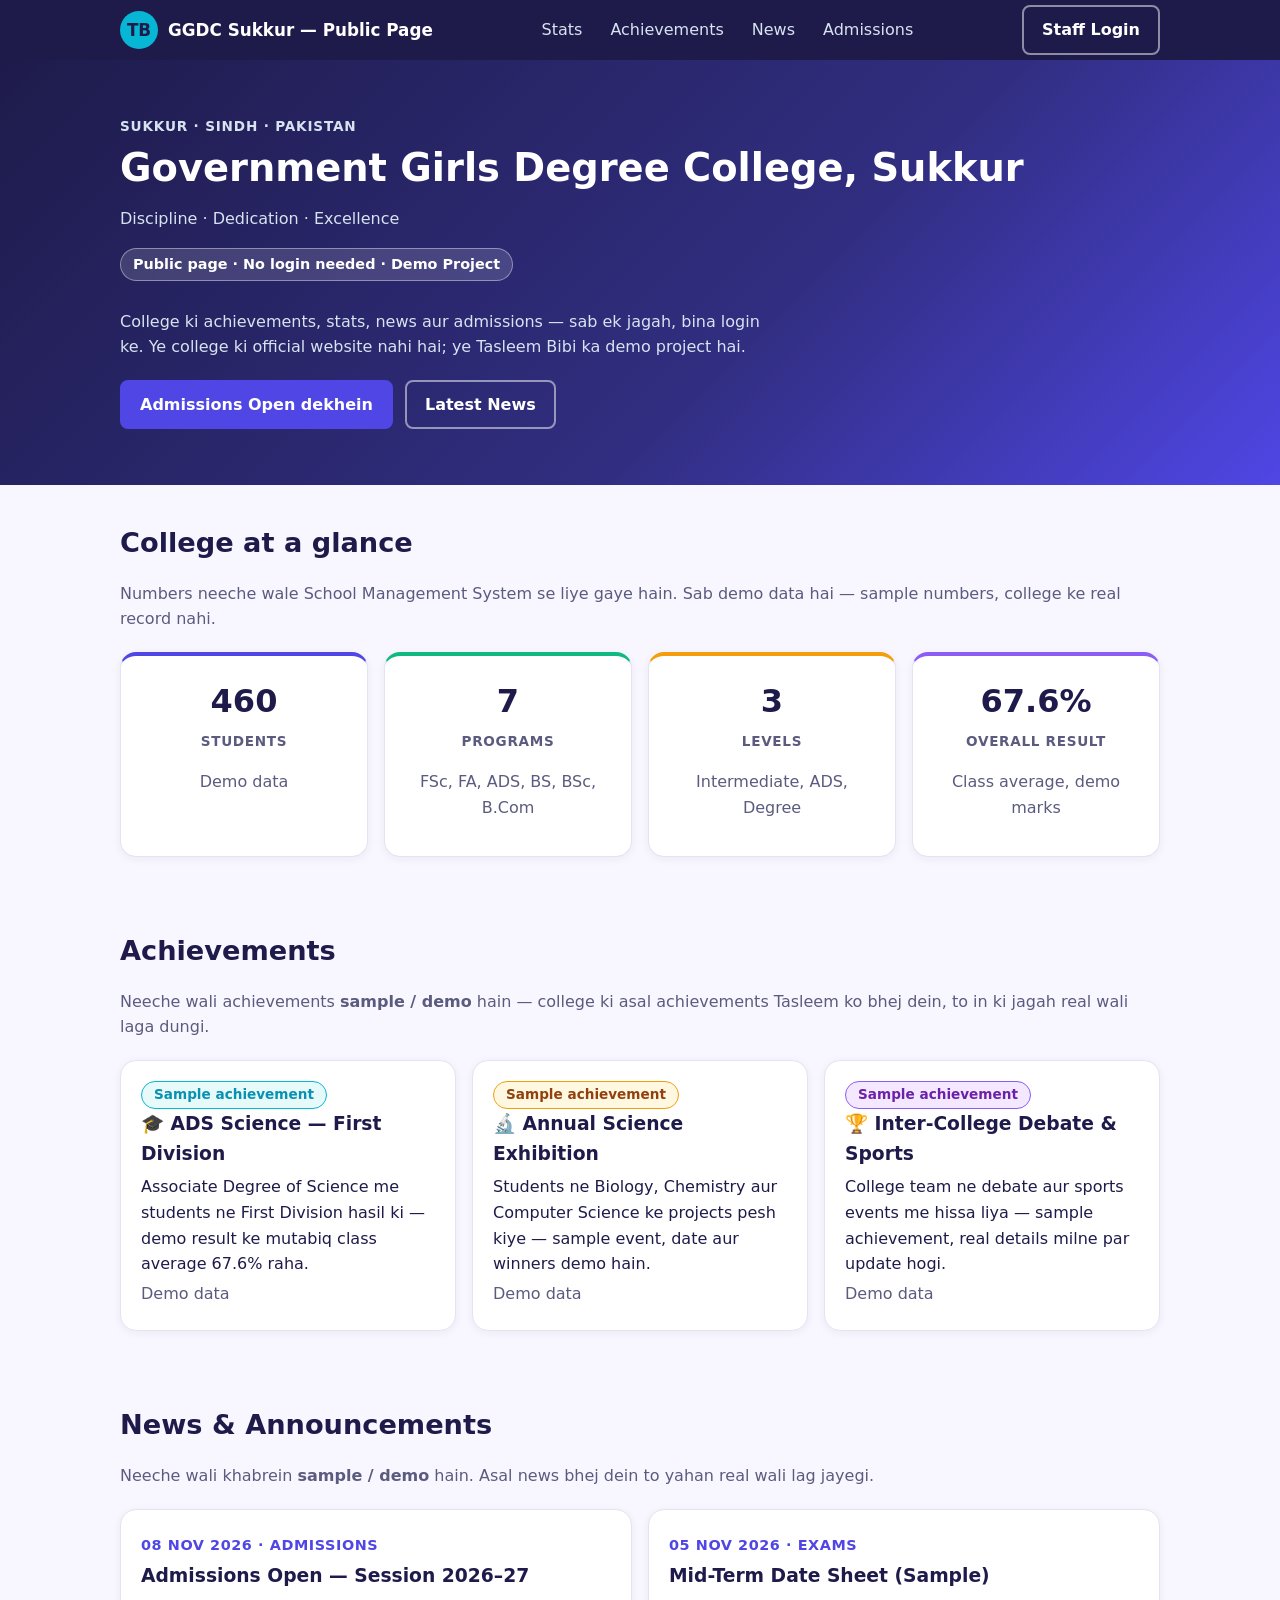
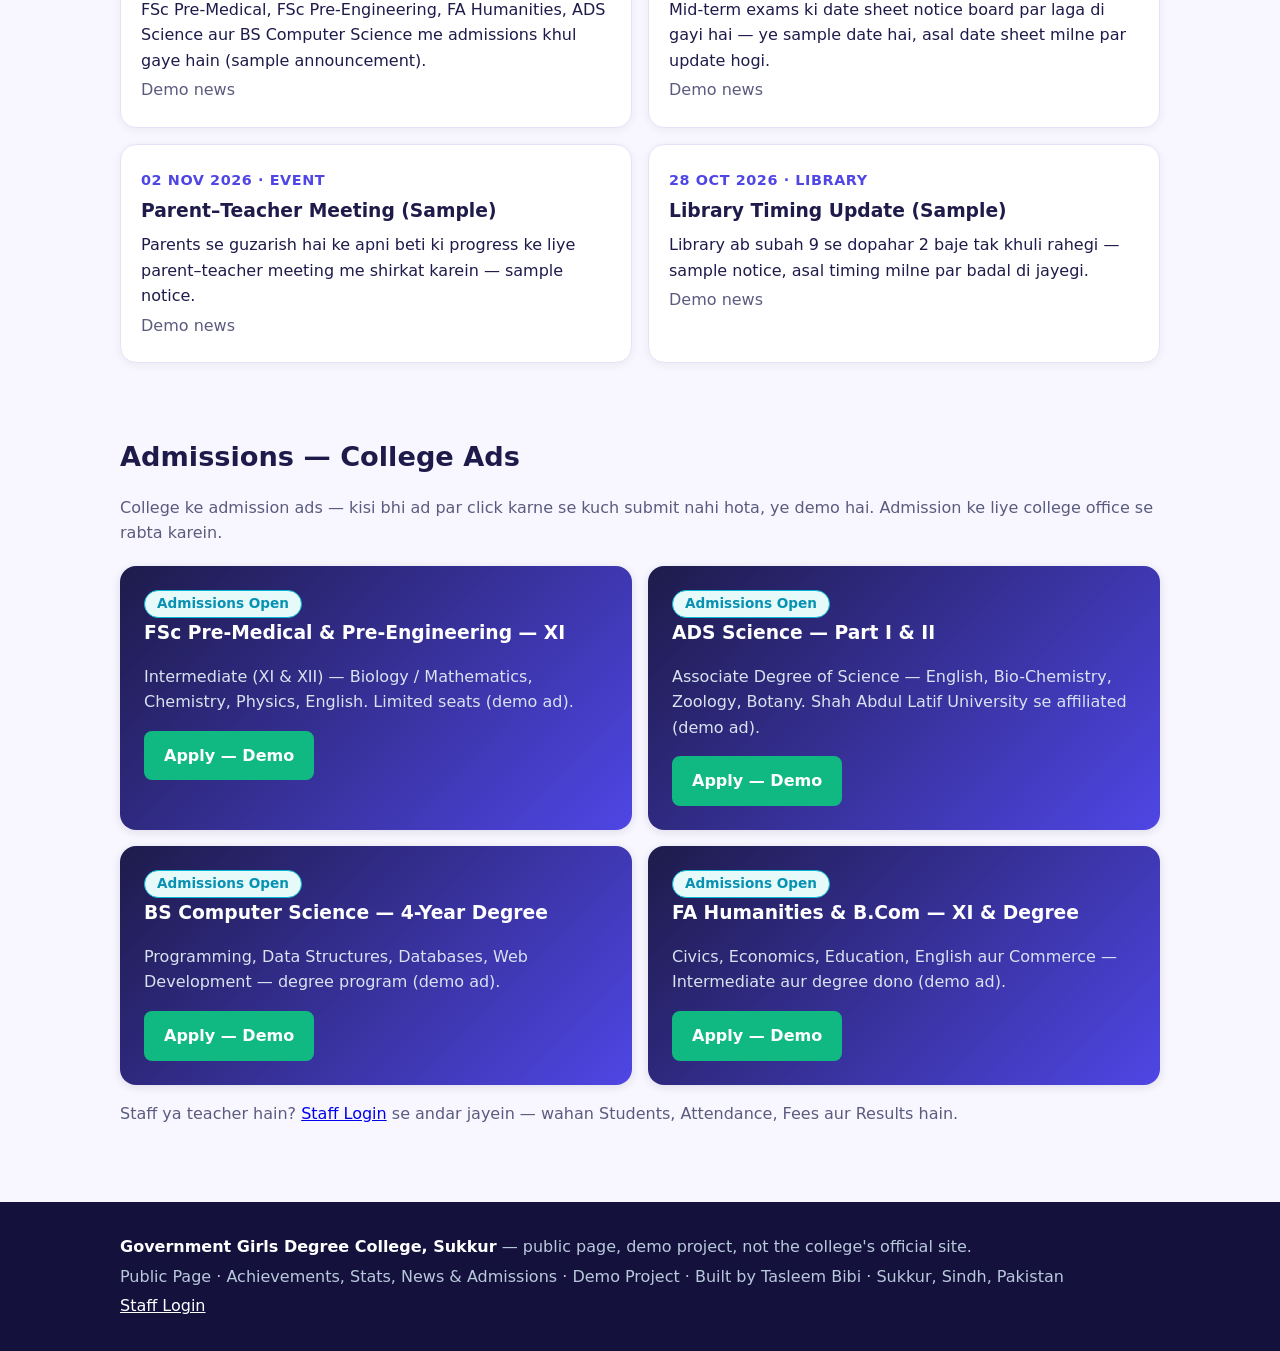
<file: public.html>
<!DOCTYPE html>
<html lang="en">
<head>
  <meta charset="UTF-8">
  <meta name="viewport" content="width=device-width, initial-scale=1.0">
  <meta name="description" content="Government Girls Degree College, Sukkur — achievements, stats, news and admissions. Public page, no login needed. Demo project built by Tasleem Bibi.">
  <title>Government Girls Degree College, Sukkur — Achievements, News &amp; Admissions</title>
  <style>
    /* Public page — standalone, same indigo/emerald scheme as the app. */
    :root {
      --navy: #1e1b4b; --navy-dark: #14123d; --indigo: #4f46e5;
      --violet: #8b5cf6; --emerald: #10b981; --amber: #f59e0b;
      --teal: #06b6d4; --ink: #1e1b4b; --muted: #5b5b7f;
      --bg: #f8f7ff; --card: #ffffff; --line: #e4e2f5; --radius: 16px;
    }
    * { box-sizing: border-box; }
    body { margin: 0; font-family: system-ui, -apple-system, "Segoe UI", Roboto, Arial, sans-serif; color: var(--ink); background: var(--bg); line-height: 1.6; }
    .container { max-width: 1080px; margin: 0 auto; padding: 0 20px; }
    .muted { color: var(--muted); }
    .header { background: var(--navy); position: sticky; top: 0; z-index: 10; }
    .nav { display: flex; align-items: center; justify-content: space-between; min-height: 60px; gap: 12px; flex-wrap: wrap; }
    .logo { color: #fff; text-decoration: none; font-weight: 700; font-size: 1.05rem; display: flex; align-items: center; gap: 10px; }
    .logo-mark { display: inline-flex; align-items: center; justify-content: center; width: 38px; height: 38px; border-radius: 50%; background: var(--teal); color: var(--navy); font-weight: 800; }
    .nav-links { list-style: none; display: flex; gap: 4px; margin: 0; padding: 0; flex-wrap: wrap; }
    .nav-links a { color: #d7e3f0; text-decoration: none; padding: 8px 12px; border-radius: 8px; }
    .nav-links a:hover { background: rgba(255,255,255,.12); color: #fff; }
    .btn { display: inline-block; text-decoration: none; border-radius: 8px; padding: 10px 18px; font-weight: 700; border: 2px solid var(--indigo); cursor: pointer; font-size: 1rem; }
    .btn-primary { background: var(--indigo); color: #fff; }
    .btn-primary:hover { background: #4338ca; }
    .btn-outline { color: var(--navy); background: transparent; }
    .btn-outline:hover { background: #e6fafa; }
    .btn-light { color: #fff; border-color: rgba(255,255,255,.5); }
    .hero { background: linear-gradient(135deg, var(--navy) 0%, #312e81 60%, var(--indigo) 100%); color: #fff; padding: 56px 0; }
    .hero h1 { font-size: 2.4rem; line-height: 1.15; margin: 0 0 12px; }
    .hero p { color: #d7e3f0; max-width: 640px; }
    .eyebrow { color: var(--teal); font-weight: 700; letter-spacing: .06em; text-transform: uppercase; font-size: .85rem; margin: 0 0 8px; }
    .demo-badge { display: inline-block; background: #e6fafa; color: #0891b2; border: 1px solid var(--teal); border-radius: 999px; padding: 4px 12px; font-weight: 600; font-size: .9rem; margin: 0 0 12px; }
    .hero .demo-badge { background: rgba(255,255,255,.14); color: #fff; border-color: rgba(255,255,255,.4); }
    .hero-actions { display: flex; gap: 12px; flex-wrap: wrap; margin-top: 20px; }
    .hero-actions .btn-outline { color: #fff; border-color: rgba(255,255,255,.5); }
    .section { padding: 36px 20px; }
    h2 { font-size: 1.7rem; color: var(--navy); margin: 0 0 8px; }
    .stats-band { display: grid; grid-template-columns: repeat(4, 1fr); gap: 16px; margin-top: 20px; }
    .stat-card { background: var(--card); border: 1px solid var(--line); border-radius: var(--radius); padding: 20px; text-align: center; box-shadow: 0 2px 10px rgba(30,27,75,.06); border-top: 4px solid var(--indigo); }
    .stat-card:nth-child(2) { border-top-color: var(--emerald); }
    .stat-card:nth-child(3) { border-top-color: var(--amber); }
    .stat-card:nth-child(4) { border-top-color: var(--violet); }
    .stat-value { font-size: 2rem; font-weight: 800; color: var(--navy); margin: 0; }
    .stat-label { color: var(--muted); font-weight: 700; text-transform: uppercase; letter-spacing: .05em; font-size: .85rem; margin: 4px 0 0; }
    .grid-3 { display: grid; grid-template-columns: repeat(3, 1fr); gap: 16px; margin-top: 20px; }
    .grid-2 { display: grid; grid-template-columns: repeat(2, 1fr); gap: 16px; margin-top: 20px; }
    .card { background: var(--card); border: 1px solid var(--line); border-radius: var(--radius); padding: 20px; box-shadow: 0 2px 10px rgba(30,27,75,.06); }
    .card h3 { margin: 0 0 6px; color: var(--navy); }
    .card p { margin: 4px 0; }
    .tag { display: inline-block; border-radius: 999px; padding: 2px 12px; font-weight: 700; font-size: .85rem; background: #e6fafa; color: #0891b2; border: 1px solid var(--teal); }
    .tag-amber { background: #fff8e1; color: #92400e; border-color: var(--amber); }
    .tag-violet { background: #f3e8ff; color: #6b21a8; border-color: var(--violet); }
    .news-date { color: var(--indigo); font-weight: 800; font-size: .9rem; text-transform: uppercase; letter-spacing: .04em; }
    .ad-card { background: linear-gradient(135deg, var(--navy), var(--indigo)); color: #fff; border-radius: var(--radius); padding: 24px; box-shadow: 0 2px 10px rgba(30,27,75,.12); }
    .ad-card h3 { color: #fff; margin: 0 0 6px; }
    .ad-card p { color: #d7e3f0; }
    .ad-card .btn-primary { background: var(--emerald); border-color: var(--emerald); color: #fff; }
    .footer { background: var(--navy-dark); color: #b9c9dc; padding: 28px 0; margin-top: 24px; }
    .footer p { margin: 4px 0; }
    .footer strong, .footer a { color: #fff; }
    @media (max-width: 820px) { .stats-band { grid-template-columns: repeat(2, 1fr); } .grid-3, .grid-2 { grid-template-columns: 1fr; } .hero h1 { font-size: 1.9rem; } }
    @media (max-width: 560px) { .stats-band { grid-template-columns: 1fr; } .section { padding: 28px 16px; } }
  </style>
</head>
<body>
  <header class="header">
    <nav class="nav container">
      <a href="public.html" class="logo"><span class="logo-mark">TB</span> GGDC Sukkur — Public Page</a>
      <ul class="nav-links">
        <li><a href="#stats">Stats</a></li>
        <li><a href="#achievements">Achievements</a></li>
        <li><a href="#news">News</a></li>
        <li><a href="#admissions">Admissions</a></li>
      </ul>
      <a class="btn btn-light" href="index.html">Staff Login</a>
    </nav>
  </header>

  <!-- HERO -->
  <section class="hero">
    <div class="container">
      <p class="eyebrow">Sukkur &middot; Sindh &middot; Pakistan</p>
      <h1>Government Girls Degree College, Sukkur</h1>
      <p>Discipline &middot; Dedication &middot; Excellence</p>
      <p class="demo-badge">Public page &middot; No login needed &middot; Demo Project</p>
      <p>College ki achievements, stats, news aur admissions — sab ek jagah, bina login ke. Ye college ki official website nahi hai; ye Tasleem Bibi ka demo project hai.</p>
      <div class="hero-actions">
        <a class="btn btn-primary" href="#admissions">Admissions Open dekhein</a>
        <a class="btn btn-outline" href="#news">Latest News</a>
      </div>
    </div>
  </section>

  <main>
    <!-- STATS -->
    <section id="stats" class="section container">
      <h2>College at a glance</h2>
      <p class="muted">Numbers neeche wale School Management System se liye gaye hain. Sab demo data hai — sample numbers, college ke real record nahi.</p>
      <div class="stats-band">
        <article class="stat-card"><p class="stat-value">460</p><p class="stat-label">Students</p><p class="muted">Demo data</p></article>
        <article class="stat-card"><p class="stat-value">7</p><p class="stat-label">Programs</p><p class="muted">FSc, FA, ADS, BS, BSc, B.Com</p></article>
        <article class="stat-card"><p class="stat-value">3</p><p class="stat-label">Levels</p><p class="muted">Intermediate, ADS, Degree</p></article>
        <article class="stat-card"><p class="stat-value">67.6%</p><p class="stat-label">Overall Result</p><p class="muted">Class average, demo marks</p></article>
      </div>
    </section>

    <!-- ACHIEVEMENTS -->
    <section id="achievements" class="section container">
      <h2>Achievements</h2>
      <p class="muted">Neeche wali achievements <strong>sample / demo</strong> hain — college ki asal achievements Tasleem ko bhej dein, to in ki jagah real wali laga dungi.</p>
      <div class="grid-3">
        <article class="card">
          <span class="tag">Sample achievement</span>
          <h3>&#127891; ADS Science — First Division</h3>
          <p>Associate Degree of Science me students ne First Division hasil ki — demo result ke mutabiq class average 67.6% raha.</p>
          <p class="muted">Demo data</p>
        </article>
        <article class="card">
          <span class="tag tag-amber">Sample achievement</span>
          <h3>&#128300; Annual Science Exhibition</h3>
          <p>Students ne Biology, Chemistry aur Computer Science ke projects pesh kiye — sample event, date aur winners demo hain.</p>
          <p class="muted">Demo data</p>
        </article>
        <article class="card">
          <span class="tag tag-violet">Sample achievement</span>
          <h3>&#127942; Inter-College Debate &amp; Sports</h3>
          <p>College team ne debate aur sports events me hissa liya — sample achievement, real details milne par update hogi.</p>
          <p class="muted">Demo data</p>
        </article>
      </div>
    </section>

    <!-- NEWS -->
    <section id="news" class="section container">
      <h2>News &amp; Announcements</h2>
      <p class="muted">Neeche wali khabrein <strong>sample / demo</strong> hain. Asal news bhej dein to yahan real wali lag jayegi.</p>
      <div class="grid-2">
        <article class="card">
          <p class="news-date">08 Nov 2026 &middot; Admissions</p>
          <h3>Admissions Open — Session 2026–27</h3>
          <p>FSc Pre-Medical, FSc Pre-Engineering, FA Humanities, ADS Science aur BS Computer Science me admissions khul gaye hain (sample announcement).</p>
          <p class="muted">Demo news</p>
        </article>
        <article class="card">
          <p class="news-date">05 Nov 2026 &middot; Exams</p>
          <h3>Mid-Term Date Sheet (Sample)</h3>
          <p>Mid-term exams ki date sheet notice board par laga di gayi hai — ye sample date hai, asal date sheet milne par update hogi.</p>
          <p class="muted">Demo news</p>
        </article>
        <article class="card">
          <p class="news-date">02 Nov 2026 &middot; Event</p>
          <h3>Parent–Teacher Meeting (Sample)</h3>
          <p>Parents se guzarish hai ke apni beti ki progress ke liye parent–teacher meeting me shirkat karein — sample notice.</p>
          <p class="muted">Demo news</p>
        </article>
        <article class="card">
          <p class="news-date">28 Oct 2026 &middot; Library</p>
          <h3>Library Timing Update (Sample)</h3>
          <p>Library ab subah 9 se dopahar 2 baje tak khuli rahegi — sample notice, asal timing milne par badal di jayegi.</p>
          <p class="muted">Demo news</p>
        </article>
      </div>
    </section>

    <!-- ADS / ADMISSIONS -->
    <section id="admissions" class="section container">
      <h2>Admissions — College Ads</h2>
      <p class="muted">College ke admission ads — kisi bhi ad par click karne se kuch submit nahi hota, ye demo hai. Admission ke liye college office se rabta karein.</p>
      <div class="grid-2">
        <article class="ad-card">
          <span class="tag">Admissions Open</span>
          <h3>FSc Pre-Medical &amp; Pre-Engineering — XI</h3>
          <p>Intermediate (XI &amp; XII) — Biology / Mathematics, Chemistry, Physics, English. Limited seats (demo ad).</p>
          <a class="btn btn-primary" href="#admissions">Apply — Demo</a>
        </article>
        <article class="ad-card">
          <span class="tag">Admissions Open</span>
          <h3>ADS Science — Part I &amp; II</h3>
          <p>Associate Degree of Science — English, Bio-Chemistry, Zoology, Botany. Shah Abdul Latif University se affiliated (demo ad).</p>
          <a class="btn btn-primary" href="#admissions">Apply — Demo</a>
        </article>
        <article class="ad-card">
          <span class="tag">Admissions Open</span>
          <h3>BS Computer Science — 4-Year Degree</h3>
          <p>Programming, Data Structures, Databases, Web Development — degree program (demo ad).</p>
          <a class="btn btn-primary" href="#admissions">Apply — Demo</a>
        </article>
        <article class="ad-card">
          <span class="tag">Admissions Open</span>
          <h3>FA Humanities &amp; B.Com — XI &amp; Degree</h3>
          <p>Civics, Economics, Education, English aur Commerce — Intermediate aur degree dono (demo ad).</p>
          <a class="btn btn-primary" href="#admissions">Apply — Demo</a>
        </article>
      </div>
      <p class="muted" style="margin-top:16px;">Staff ya teacher hain? <a href="index.html">Staff Login</a> se andar jayein — wahan Students, Attendance, Fees aur Results hain.</p>
    </section>
  </main>

  <footer class="footer">
    <div class="container">
      <p><strong>Government Girls Degree College, Sukkur</strong> — public page, demo project, not the college's official site.</p>
      <p>Public Page &middot; Achievements, Stats, News &amp; Admissions &middot; Demo Project &middot; Built by Tasleem Bibi &middot; Sukkur, Sindh, Pakistan</p>
      <p><a href="index.html">Staff Login</a></p>
    </div>
  </footer>
</body>
</html>
</file>
